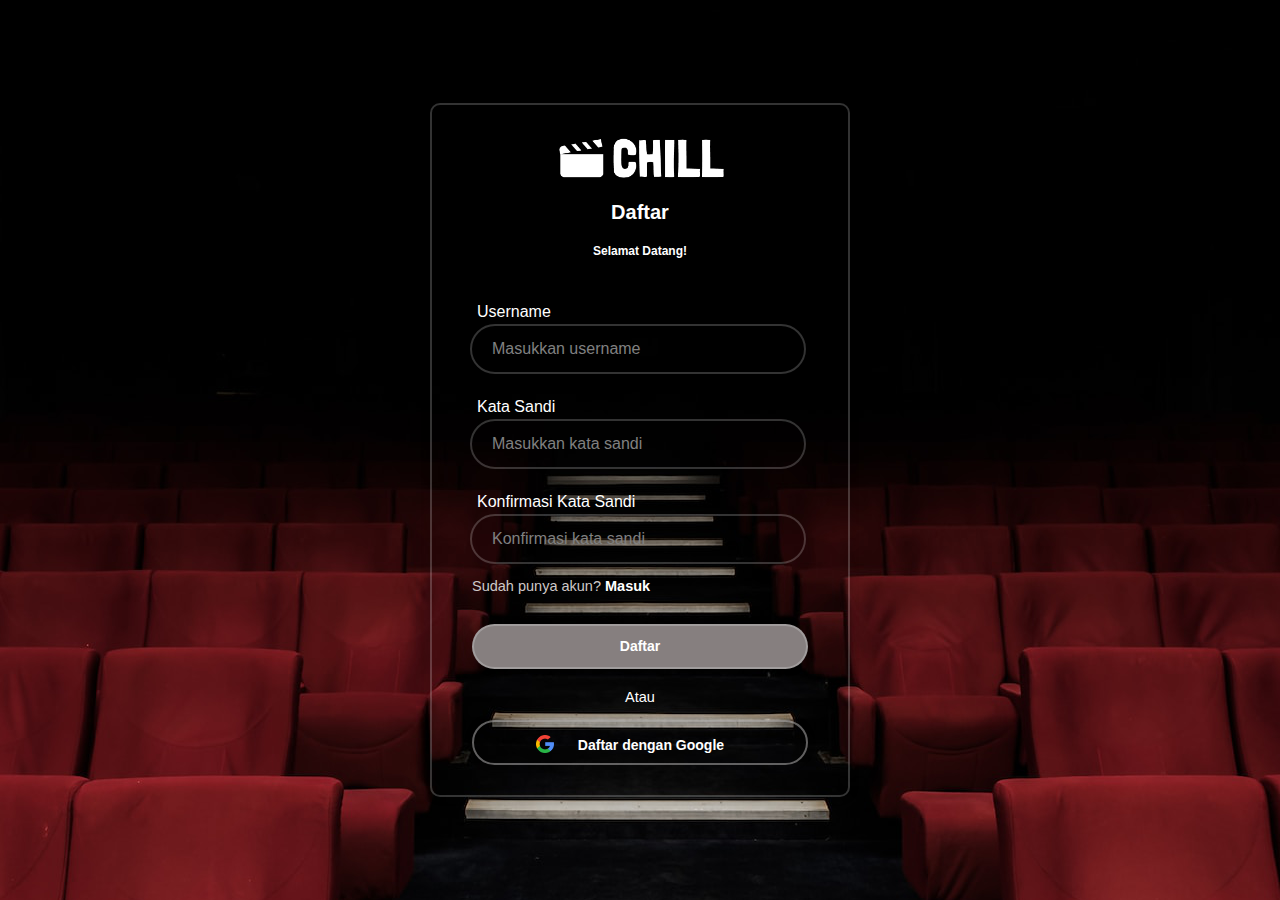
<file: index.html>
<!DOCTYPE html>
<html lang="en">

<head>
    <meta charset="UTF-8">
    <meta name="viewport" content="width=device-width, initial-scale=1.0">
    <title>Document</title>
</head>
<link rel="stylesheet" href="style.css">

<body>

    <div class="wrapper">
        <form action="">
            <img src="asset/image.png" class="center">
            <h2>Daftar</h2>
            <h3>Selamat Datang!</h3>
            <div class="input-box">
                <p class="p-1">Username</p>
                <input type="text" placeholder="Masukkan username" required>
            </div>
            <div class="input-box">
                <p class="p-1">Kata Sandi</p>
                <input type="password" placeholder="Masukkan kata sandi" required>
            </div>
            <div class="input-box">
                <p class="p-1">Konfirmasi Kata Sandi</p>
                <input type="password" placeholder="Konfirmasi kata sandi" required>
            </div>

            <!-- <div class="remember-forgot">
                <label><input type="checkbox"> Remember me</label>
                <a href="#">Forgot Password?</a>
            </div> -->

            <div class="register-link">
                <p>Sudah punya akun?
                    <a href="#">Masuk</a>
                </p>
            </div>

            <button type="submit" class="btn">Daftar</button>

            <div class="register-link-2">
                <p>Atau</p>
            </div>

            <div style="display: flex; align-items: center;">
            <button type="submit" class="btn-2"> 
                <img src="asset/search.png" alt="" class="img-2" width="18" height="18">
                Daftar dengan Google
            </button>
            </div>

        </form>

    </div>

</body>

</html>
</file>
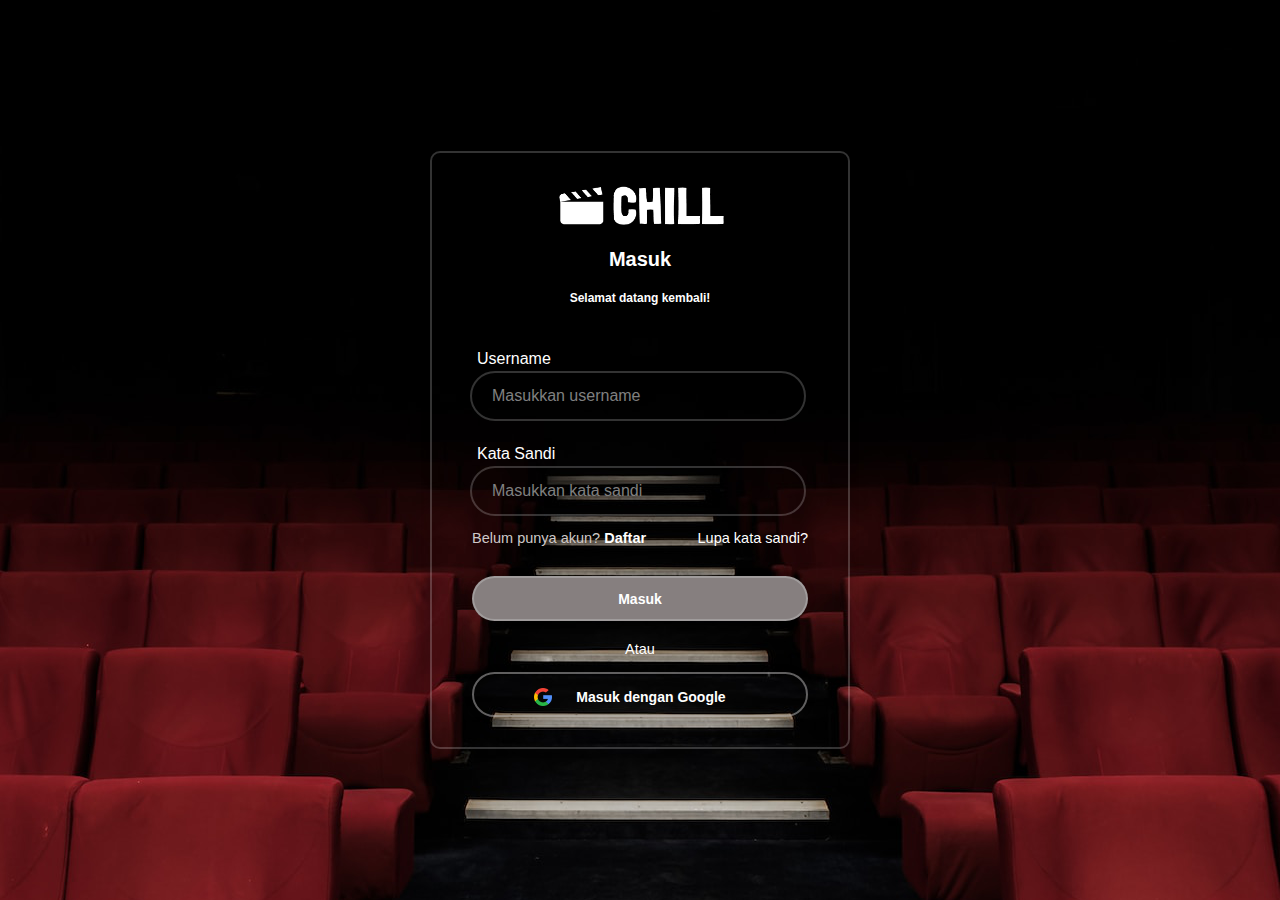
<file: login-form.html>
<!DOCTYPE html>
<html lang="en">

<head>
    <meta charset="UTF-8">
    <meta name="viewport" content="width=device-width, initial-scale=1.0">
    <title>Document</title>
</head>
<link rel="stylesheet" href="style.css">

<body>

    <div class="wrapper">
        <form action="">
            <img src="asset/image.png" class="center">
            <h2>Masuk</h2>
            <h3>Selamat datang kembali!</h3>
            <div class="input-box">
                <p class="p-1">Username</p>
                <input type="text" placeholder="Masukkan username" required>
            </div>
            <div class="input-box">
                <p class="p-1">Kata Sandi</p>
                <input type="password" placeholder="Masukkan kata sandi" required>
            </div>

            <!-- <div class="remember-forgot">
                <label><input type="checkbox"> Remember me</label>
                <a href="#">Forgot Password?</a>
            </div> -->

            <div class="register-link">
                <label>Belum punya akun? <b>Daftar</b></label>
                <a href="#">Lupa kata sandi?</a>
            </div>

            <button type="submit" class="btn">Masuk</button>

            <div class="register-link-2">
                <p>Atau</p>
            </div>

            <div style="display: flex; align-items: center;">
                <button type="submit" class="btn-2">
                    <img src="asset/search.png" alt="" class="img-2" width="18" height="18">
                    Masuk dengan Google
                </button>
            </div>

        </form>

    </div>

</body>

</html>
</file>
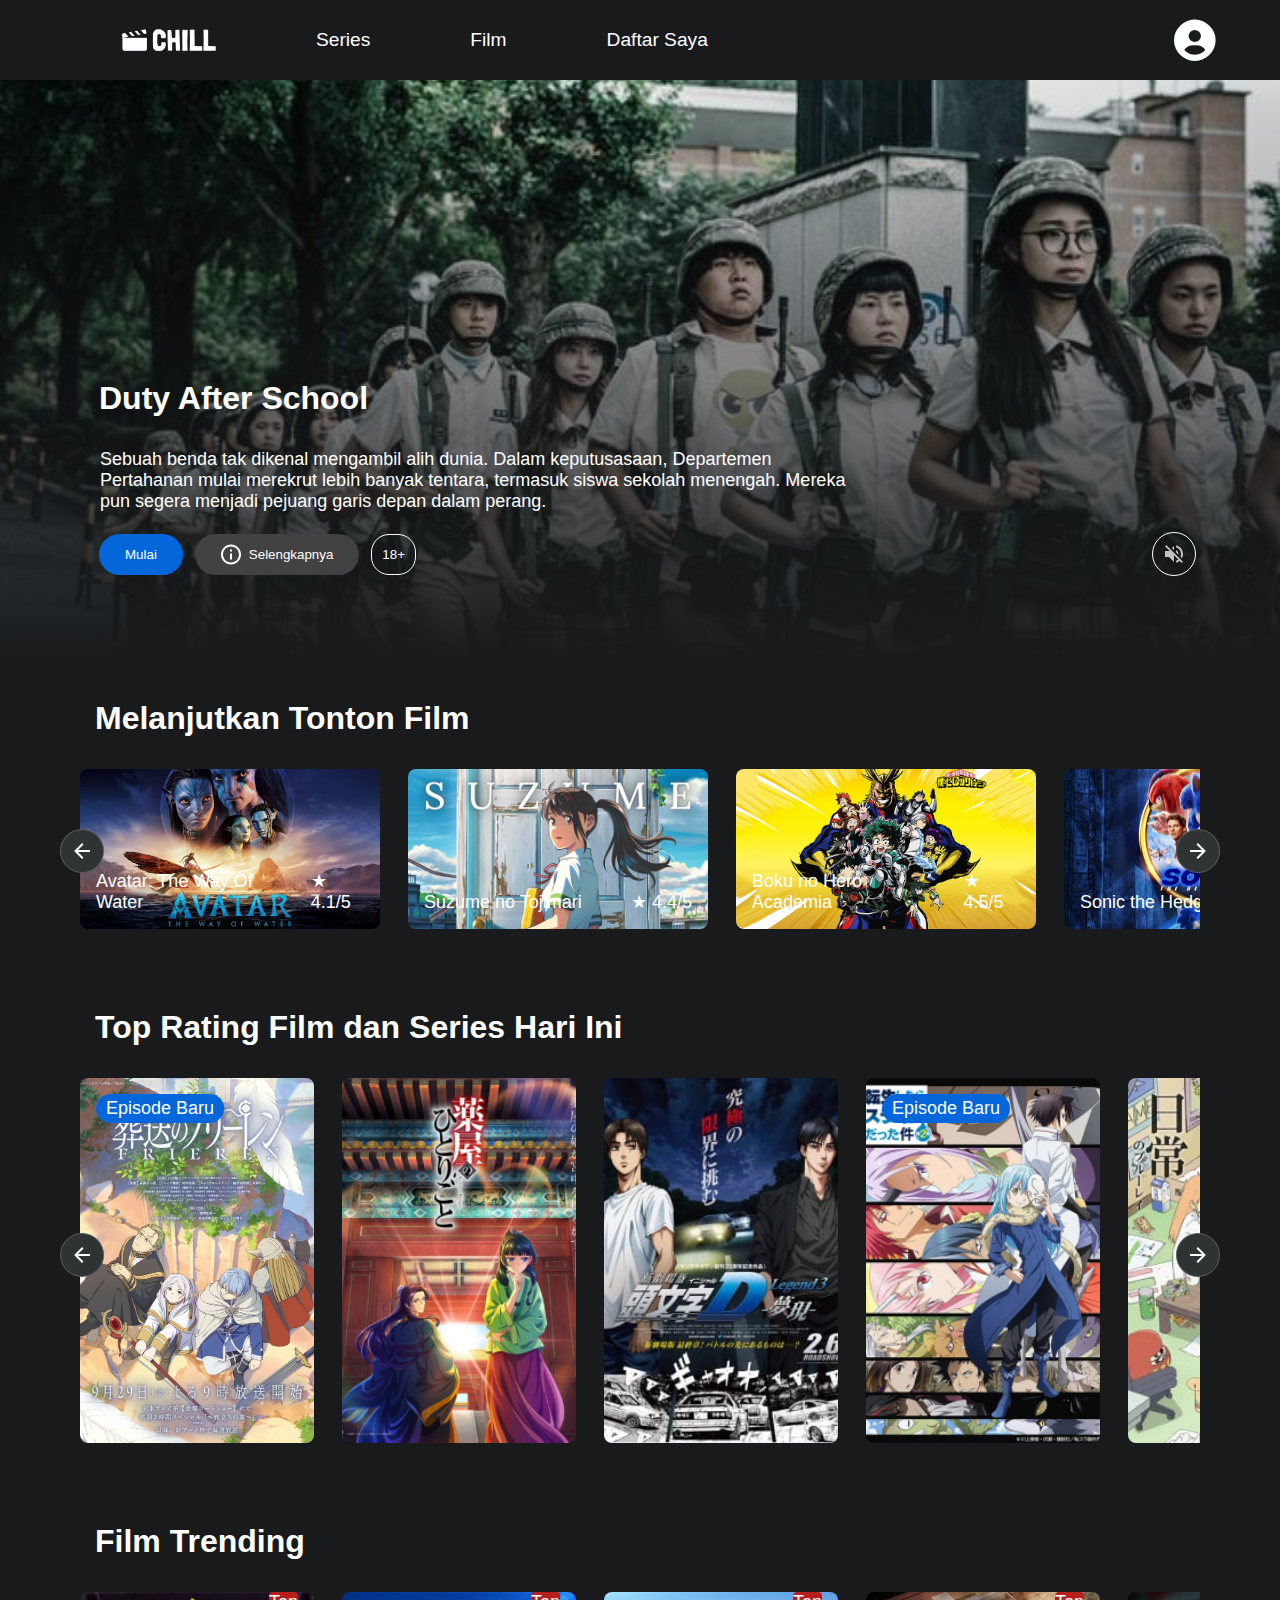
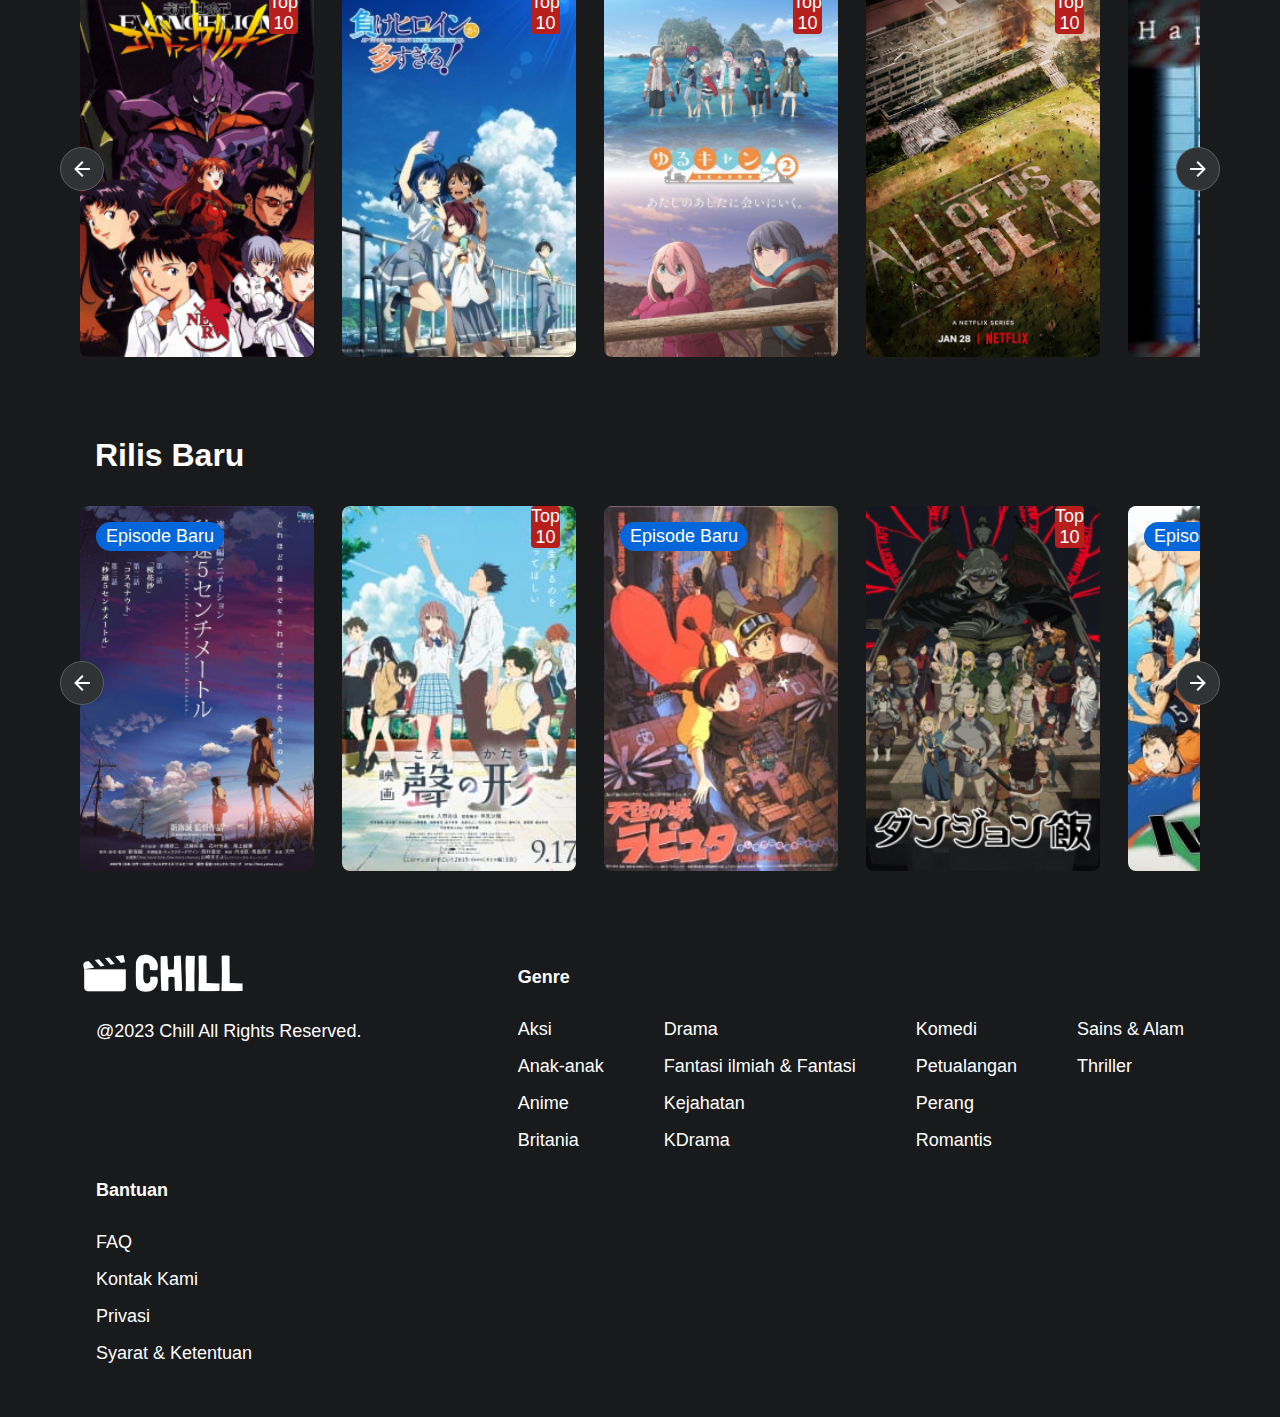
<file: main.html>
<!DOCTYPE html>
<html lang="en">

<head>
    <meta charset="UTF-8" />
    <meta name="viewport" content="width=device-width, initial-scale=1.0" />
    <title>Chill-stream</title>
    <link rel="stylesheet" href="main.css" />
    <!-- link box icon -->
    <link href="https://unpkg.com/boxicons@2.1.4/css/boxicons.min.css" rel="stylesheet" />
</head>

<body>
    <!-- start navbar -->
    <nav class="container">
        <div class="navbar">
            <div class="logo">
                <img src="/asset/image.png" alt="" />
            </div>
            <div class="nav-list">
                <ul>
                    <li><a href="#">Series</a></li>
                    <li><a href="#">Film</a></li>
                    <li><a href="#">Daftar Saya</a></li>
                </ul>
            </div>
        </div>
        <div class="profile">
            <a href="#"><i class="bx bxs-user-circle"></i></a>
        </div>
    </nav>

    <!-- start border page -->
    <section class="hero-section">
        <div class="hero-info">
            <div class="hero-preview">
                <h1>Duty After School</h1>
                <p>Sebuah benda tak dikenal mengambil alih dunia. Dalam keputusasaan,
                    Departemen Pertahanan mulai merekrut lebih banyak tentara,
                    termasuk siswa sekolah menengah. Mereka pun segera menjadi
                    pejuang garis depan dalam perang.
                </p>
            </div>
            <div class="btn-section">
                <div class="btn-kiri">
                    <button class="btn-mulai">Mulai</button>
                    <button class="btn-selengkapnya">
                        <svg width="20" height="21" viewBox="0 0 20 21" fill="none" xmlns="http://www.w3.org/2000/svg">
                            <path
                                d="M9 7.5H11V5.5H9M10 18.5C5.59 18.5 2 14.91 2 10.5C2 6.09 5.59 2.5 10 2.5C14.41 2.5 18 6.09 
                                18 10.5C18 14.91 14.41 18.5 10 18.5ZM10 0.5C8.68678 0.5 7.38642 0.758658 6.17317 1.2612C4.95991 
                                1.76375 3.85752 2.50035 2.92893 3.42893C1.05357 5.3043 0 7.84784 0 10.5C0 13.1522 1.05357 15.6957 
                                2.92893 17.5711C3.85752 18.4997 4.95991 19.2362 6.17317 19.7388C7.38642 20.2413 8.68678 20.5 10 
                                20.5C12.6522 20.5 15.1957 19.4464 17.0711 17.5711C18.9464 15.6957 20 13.1522 20 10.5C20 9.18678 
                                19.7413 7.88642 19.2388 6.67317C18.7362 5.45991 17.9997 4.35752 17.0711 3.42893C16.1425 2.50035 
                                15.0401 1.76375 13.8268 1.2612C12.6136 0.758658 11.3132 0.5 10 0.5ZM9 15.5H11V9.5H9V15.5Z"
                                fill="white" />
                        </svg>Selengkapnya</button>
                    <button class="btn-age">18+</button>
                </div>

                <button class="btn-audio">
                    <svg class="btn-audio-icon" width="18" height="18" viewBox="0 0 18 18" fill="none"
                        xmlns="http://www.w3.org/2000/svg">
                        <path d="M9 1L6.91 3.09L9 5.18M1.27 0L0 1.27L4.73 6H0V12H4L9 17V10.27L13.25 14.53C12.58 15.04 11.83 15.46 
                            11 15.7V17.77C12.38 17.45 13.63 16.82 14.68 15.96L16.73 18L18 16.73L9 7.73M16 9C16 9.94 15.8 10.82 15.46 
                            11.64L16.97 13.15C17.62 11.91 18 10.5 18 9C18 4.72 15 1.14 11 0.23V2.29C13.89 3.15 16 5.83 16 9ZM13.5 
                            9C13.5 7.23 12.5 5.71 11 4.97V7.18L13.45 9.63C13.5 9.43 13.5 9.21 13.5 9Z"
                            fill="#C1C2C4" />
                    </svg>
                </button>
            </div>
        </div>
    </section>

    <!-- start melanjutkan tonton film -->
    <section id="next-section" class="next-section">
        <h1>Melanjutkan Tonton Film</h1>
        <div class="list-film">
            <svg class="left-slide-1" width="44" height="44" viewBox="0 0 44 44" fill="none"
                xmlns="http://www.w3.org/2000/svg">
                <rect width="44" height="44" rx="22" fill="#2F3334" />
                <rect x="0.5" y="0.5" width="43" height="43" rx="21.5" stroke="#E7E3FC" stroke-opacity="0.23" />
                <path d="M30.0002 21.0001V23.0001H18.0002L23.5002 28.5001L22.0802 29.9201L14.1602 22.0001L22.0802 
                    14.0801L23.5002 15.5001L18.0002 21.0001H30.0002Z" fill="white" />
            </svg>
            <div class="list-preview">
                <div class="next-film f-1">
                    <p>Avatar: The Way Of Water</p>
                    <p>&#9733; 4.1/5</p>
                </div>
                <div class="next-film f-2">
                    <p>Suzume no Tojimari</p>
                    <p>&#9733; 4.4/5</p>
                </div>
                <div class="next-film f-3">
                    <p>Boku no Hero Academia</p>
                    <p>&#9733; 4.5/5</p>
                </div>
                <div class="next-film f-4">
                    <p>Sonic the Hedgehog</p>
                    <p>&#9733; 4.2/5</p>
                </div>
                <div class="next-film f-5">
                    <p>Blue Lock</p>
                    <p>&#9733; 4.3/5</p>
                </div>
                <div class="next-film f-6">
                    <p>Rio</p>
                    <p>&#9733; 4.5/5</p>
                </div>
            </div>
            <svg class="right-slide-1" width="44" height="44" viewBox="0 0 44 44" fill="none"
                xmlns="http://www.w3.org/2000/svg">
                <rect width="44" height="44" rx="22" fill="#2F3334" />
                <rect x="0.5" y="0.5" width="43" height="43" rx="21.5" stroke="#E7E3FC" stroke-opacity="0.23" />
                <path d="M14 21.0001V23.0001H26L20.5 28.5001L21.92 29.9201L29.84 22.0001L21.92 14.0801L20.5 
                    15.5001L26 21.0001H14Z" fill="white" />
            </svg>
        </div>
    </section>

    <!-- Start top rating film -->
    <section class="top-rating">
        <h1>Top Rating Film dan Series Hari Ini</h1>
        <div class="top-list">
            <svg class="left-slide" width="44" height="44" viewBox="0 0 44 44" fill="none"
                xmlns="http://www.w3.org/2000/svg">
                <rect width="44" height="44" rx="22" fill="#2F3334" />
                <rect x="0.5" y="0.5" width="43" height="43" rx="21.5" stroke="#E7E3FC" stroke-opacity="0.23" />
                <path d="M30.0002 21.0001V23.0001H18.0002L23.5002 28.5001L22.0802 29.9201L14.1602 22.0001L22.0802 
                    14.0801L23.5002 15.5001L18.0002 21.0001H30.0002Z" fill="white" />
            </svg>
            <div class="list-preview">
                <div class="top-rate f1">
                    <p>Episode Baru</p>
                </div>
                <div class="top-rate f2"></div>
                <div class="top-rate f3"></div>
                <div class="top-rate f4">
                    <p>Episode Baru</p>
                </div>
                <div class="top-rate f5">
                    <p>Top <span>10</span></p>
                </div>
                <div class="top-rate f6">
                    <p>Top <span>10</span></p>
                </div>
                <div class="top-rate f7">
                    <p>Top <span>10</span></p>
                </div>
            </div>
            <svg class="right-slide" width="44" height="44" viewBox="0 0 44 44" fill="none"
                xmlns="http://www.w3.org/2000/svg">
                <rect width="44" height="44" rx="22" fill="#2F3334" />
                <rect x="0.5" y="0.5" width="43" height="43" rx="21.5" stroke="#E7E3FC" stroke-opacity="0.23" />
                <path d="M14 21.0001V23.0001H26L20.5 28.5001L21.92 29.9201L29.84 
                    22.0001L21.92 14.0801L20.5 15.5001L26 21.0001H14Z" fill="white" />
            </svg>
        </div>
    </section>

    <!-- start trending -->
    <section class="top-rating">
        <h1>Film Trending</h1>
        <div class="top-list">
            <svg class="left-slide" width="44" height="44" viewBox="0 0 44 44" fill="none"
                xmlns="http://www.w3.org/2000/svg">
                <rect width="44" height="44" rx="22" fill="#2F3334" />
                <rect x="0.5" y="0.5" width="43" height="43" rx="21.5" stroke="#E7E3FC" stroke-opacity="0.23" />
                <path d="M30.0002 21.0001V23.0001H18.0002L23.5002 28.5001L22.0802 29.9201L14.1602 22.0001L22.0802 
                    14.0801L23.5002 15.5001L18.0002 21.0001H30.0002Z" fill="white" />
            </svg>
            <div class="list-preview">
                <div class="top-rate ff1">
                    <p>Top <span>10</span></p>
                </div>
                <div class="top-rate ff2">
                    <p>Top <span>10</span></p>
                </div>
                <div class="top-rate ff3">
                    <p>Top <span>10</span></p>
                </div>
                <div class="top-rate ff4">
                    <p>Top <span>10</span></p>
                </div>
                <div class="top-rate ff5">
                    <p>Top <span>10</span></p>
                </div>
                <div class="top-rate ff6">
                    <p>Top <span>10</span></p>
                </div>
                <div class="top-rate ff7">
                    <p>Top <span>10</span></p>
                </div>
            </div>
            <svg class="right-slide" width="44" height="44" viewBox="0 0 44 44" fill="none"
                xmlns="http://www.w3.org/2000/svg">
                <rect width="44" height="44" rx="22" fill="#2F3334" />
                <rect x="0.5" y="0.5" width="43" height="43" rx="21.5" stroke="#E7E3FC" stroke-opacity="0.23" />
                <path d="M14 21.0001V23.0001H26L20.5 28.5001L21.92 29.9201L29.84 
                    22.0001L21.92 14.0801L20.5 15.5001L26 21.0001H14Z" fill="white" />
            </svg>
        </div>
    </section>

    <!-- start new release -->
    <section class="top-rating">
        <h1>Rilis Baru</h1>
        <div class="top-list">
            <svg class="left-slide" width="44" height="44" viewBox="0 0 44 44" fill="none"
                xmlns="http://www.w3.org/2000/svg">
                <rect width="44" height="44" rx="22" fill="#2F3334" />
                <rect x="0.5" y="0.5" width="43" height="43" rx="21.5" stroke="#E7E3FC" stroke-opacity="0.23" />
                <path d="M30.0002 21.0001V23.0001H18.0002L23.5002 28.5001L22.0802 29.9201L14.1602 22.0001L22.0802 
                    14.0801L23.5002 15.5001L18.0002 21.0001H30.0002Z" fill="white" />
            </svg>
            <div class="list-preview">
                <div class="top-rate fff1">
                    <p>Episode Baru</p>
                </div>
                <div class="top-rate fff2">
                    <p>Top <span>10</span></p>
                </div>
                <div class="top-rate fff3">
                    <p>Episode Baru</p>
                </div>
                <div class="top-rate fff4">
                    <p>Top <span>10</span></p>
                </div>
                <div class="top-rate fff5">
                    <p>Episode Baru</p>
                </div>
                <div class="top-rate fff6">
                    <p>Top <span>10</span></p>
                </div>
                <div class="top-rate fff7">
                    <p>Episode Baru</p>
                </div>
            </div>
            <svg class="right-slide" width="44" height="44" viewBox="0 0 44 44" fill="none"
                xmlns="http://www.w3.org/2000/svg">
                <rect width="44" height="44" rx="22" fill="#2F3334" />
                <rect x="0.5" y="0.5" width="43" height="43" rx="21.5" stroke="#E7E3FC" stroke-opacity="0.23" />
                <path d="M14 21.0001V23.0001H26L20.5 28.5001L21.92 29.9201L29.84 
                    22.0001L21.92 14.0801L20.5 15.5001L26 21.0001H14Z" fill="white" />
            </svg>
        </div>
    </section>

    <!-- start footer -->
    <footer>
        <div class="chill-logo">
            <img src="asset/image.png" alt="">
            <p>@2023 Chill All Rights Reserved.</p>
        </div>

        <div class="footer-container">
            <p class="header">Genre</p>
            <div class="genre">
                <div class="column">
                    <p>Aksi</p>
                    <p>Anak-anak</p>
                    <p>Anime</p>
                    <p>Britania</p>
                </div>
                <div class="column">
                    <p>Drama</p>
                    <p>Fantasi ilmiah & Fantasi</p>
                    <p>Kejahatan</p>
                    <p>KDrama</p>
                </div>
                <div class="column">
                    <p>Komedi</p>
                    <p>Petualangan</p>
                    <p>Perang</p>
                    <p>Romantis</p>
                </div>
                <div class="column">
                    <p>Sains & Alam</p>
                    <p>Thriller</p>
                </div>
            </div>
        </div>
        <div class="bantuan">
            <p class="header">Bantuan</p>
            <div class="column">
                <p>FAQ</p>
                <p>Kontak Kami</p>
                <p>Privasi</p>
                <p>Syarat & Ketentuan</p>
            </div>
        </div>
    </footer>
</body>

</html>
</file>
<file: style.css>
* {
    box-sizing: border-box;
    margin: 0;
    padding: 0;
}

* {
    margin: 0;
    padding: 0;
    box-sizing: border-box;
    font-family: "Poppins", sans-serif;
}

body {
    display: flex;
    justify-content: center;
    align-items: center;
    min-height: 100vh;
    background: url('asset/daftar.png') no-repeat;
    background-position: center;
}

.wrapper {
    width: 420px;
    background: transparent;
    border: 2px solid rgba(255, 255, 255, .2);
    backdrop-filter: blur (20px);
    box-shadow: 0 0 10px rgba(0, 0, 0, .2);
    color: #fff;
    border-radius: 10px;
    padding: 30px 40px ;
}

.wrapper .center {
    display: block;
    margin-left: auto;
    margin-right: auto;
    width: 50%;
}

.wrapper .p-1 {
    margin: 5px;
}

.wrapper h2 {
    font-size: 20px;
    text-align: center;
    margin: 20px;
}

.wrapper h3 {
    font-size: 12px;
    text-align: center;
    margin: 3px;
}

.wrapper .input-box {
    width: 100%;
    height: 50px;
    margin: 45px 0;
}

.input-box input {
    width: 100%;
    height: 100%;
    background: transparent;
    border: none;
    outline: none;
    border: 2px solid rgba(255, 255, 255, .2);
    border-radius: 40px;
    font-size: 16px;
    color: #fff;
    padding: 20px 45px 20px 20px;
    margin: -2px;
}

.input-box input::placeholder {
    color: grey;
}

.wrapper .btn {
    width: 100%;
    height: 45px;
    background: rgb(134, 127, 127);
    border: 2px solid #b8b6b685;
    outline: none;
    border-radius: 40px;
    box-shadow: 0 0 10px rgba(0, 0, 0, .1);
    cursor: pointer;
    font-size: 14px;
    color: #fff;
    font-weight: 600;
}

.wrapper .btn-2 {
    width: 100%;
    height: 45px;
    background: transparent;
    border: 2px solid #b8b6b685;
    outline: grey;
    border-radius: 40px;
    box-shadow: 0 0 10px rgba(0, 0, 0, .1);
    cursor: pointer;
    font-size: 14px;
    color: #fff;
    font-weight: 600;
    text-align: center;
}

.wrapper .register-link {
    color: rgb(206, 200, 200);
    display: flex;
    justify-content: space-between;
    font-size: 14.5px;
    margin: -10px 0 30px;
}

.register-link a {
    color: #fff;
    text-decoration: none;
}

.register-link b {
    color: #fff;
}

.register-link a:hover {
    text-decoration: underline;
}

.wrapper .register-link-2 {
    font-size: 14.5px;
    text-align: center;
    margin: 20px 0 15px;
}

.register-link p a {
    color: #fff;
    text-decoration: none;
    font-weight: 600;
}

.wrapper .img-2 {
    justify-content: center;
    position: relative;
    top: 3.5px;
    left: -20px;
}

/* @media screen and (max-width: 500px) {
    .header a {
      float: none;
      display: block;
      text-align: left;
  }}; */
</file>
<file: main.css>
/*===== start navbar =====*/
* {
  margin: 0;
  padding: 0;
  font-family: sans-serif;
  box-sizing: border-box;
  scroll-behavior: smooth;
  max-width: 100%;
  min-width: 2%;
}

body {
  background: #22282A;
}

.container {
  display: flex;
  background-color: #181A1C;
  justify-content: space-between;
  height: 80px;
  align-items: center;
  padding: 0 20px;
}

.navbar {
  display: flex;
  justify-content: space-around;
  align-items: center;
  gap: 100px;
  margin-left: 100px;
}

.logo img {
  width: 250px;
  float: left;
}

.nav-list {
  display: flex;
  list-style: none;
  width: 200%;
  align-items: center;
  justify-content: space-between;
}

.nav-list ul {
  display: flex;
  list-style: none;
  text-decoration: none;
}

.nav-list li a {
  margin-right: 30px;
  font-size: 1.2em;
  font-weight: 300;
  margin-right: 100px;
  text-decoration: none;
  color: #fff;
}

.nav-list a:hover {
  color: rgb(165, 119, 119);
}

.profile i {
  font-size: 50px;
  color: white;
  margin-right: 40px;
  cursor: pointer;
}

.profile i:hover {
  color: rgb(165, 119, 119);
}

@media screen and (max-width: 576px) {
  .container {
    width: 50%;
  }
}
/* =======end navbar====== */

/* start border page */
.hero-section {
  display: flex;
  flex-direction: column;
  justify-content: flex-end;
  width: 100%;
  height: 580px;
  color: #fff;
  background: linear-gradient(to top, rgba(24, 26, 28, 1), rgba(24, 26, 28, 0)), url("asset/main1.png");
  background-size: cover;
  background-position: center;
  padding: 20px;
}

.hero-info {
  padding: 4rem;
}

.hero-preview {
  max-width: 800px;
  margin-bottom: 20px;
}

h1 {
  font-size: 2em;
  margin-left: 15px;
}
      
p {
  font-size: 18px;
}

.btn-section {
  display: flex;
  justify-content: space-between;
  align-items: center;
  margin-left: 15px;
}

.btn-kiri {
  gap: 12px;
  flex: 1;
  display: flex;
}

.btn-mulai {
  padding: 10px 26px;
  border-radius: 50px;
  border: none;
  background-color: #0367DB;
  color: #fff;
}

.btn-selengkapnya {
  display: flex;
  gap: 8px;
  align-items: center;
  padding: 10px 26px;
  border-radius: 50px;
  border: none;
  background-color: #424242;
  color: #fff;
}

.btn-age {
  background-color: transparent;
  padding: 10px;
  border-radius: 18px;
  border: 1px solid #fff;
  color: #fff;
} 

.btn-audio {
  background-color: transparent;
  border: 1px solid #fff;
  padding: 12px;
  border-radius: 50%;
  display: flex;
  align-items: center;
}

.continue-section {
  padding: 40px 80px;
  background-color: rgb(24, 26, 28);
}
/* end border page */

/* start melanjutkan tonton film */
.next-section {
  padding: 40px 80px;
  background-color: #181A1C;
}

h1 {
  color: #fff;
  font-size: 2rem;
  font-weight: 650;
  margin-bottom: 2rem;
}

.list-film {
  display: flex;
  justify-content: space-between;
  position: relative;
}

.next-film {
  flex: 1 0 auto;
  height: 160px;
  width: 300px;
  display: flex;
  justify-content: space-between;
  align-items: flex-end;
  border-radius: 8px;
}

p {
  color: #fff;
  margin: 16px;
}

.list-preview {
  display: flex;
  width: 100%;
  overflow-x: hidden;
  gap: 1.75rem;
}

.f-1 {
  background: url(asset/f1.png);
  background-size: cover;
  background-position: center;
}

.f-2 {
  background: url(asset/f2.png);
  background-size: cover;
  background-position: center;
}

.f-3 {
  background: url(asset/f3.png);
  background-size: cover;
  background-position: center;
}

.f-4 {
  background: url(asset/f4.png);
  background-size: cover;
  background-position: center;
}

.f-5 {
  background: url(asset/f5.png);
  background-size: cover;
  background-position: center;
}

.f-6 {
  background: url(asset/f6.png);
  background-size: cover;
  background-position: center;
}

.right-slide-1 {
  position: absolute;
  top: 60px;
  right: -20px;
}

.left-slide-1 {
  position: absolute;
  top: 60px;
  left: -20px;
}
/* end first preview */

/* start top rate */
.top-rating {
  padding: 40px 80px;
  background-color: #181A1C;
}

h1 {
  color: #fff;
  font-size: 2rem;
  font-weight: 650;
  margin-bottom: 2rem;
}

.top-list {
  position: relative;
  display: flex;
  justify-content: space-between;
}

.list-preview {
  width: 100%;
  display: flex;
  overflow-x: scroll;
  gap: 1.75rem;
}

.top-rate {
  width: 234px;
  height: 365px;
  display: flex;
  border-radius: 8px;
  flex: 1 0 auto;
  align-items: flex-start;
  justify-content: space-between;
}

.f1 {
  background: url(asset/frieren.jpeg);
  background-size: cover;
  background-position: center;

  p {
  color: #fff;
  margin: 16px;
  background-color: #0367DB;
  border-radius: 24px;
  padding: 4px 10px;
 }
}

.f2 {
  background: url(asset/kusuriya.jpg);
  background-size: cover;
  background-position: center;
}

.f3 {
  background: url(asset/initial-d.jpg);
  background-size: cover;
  background-position: center;
}

.f4 {
  background: url(asset/tensura.jpg);
  background-size: cover;
  background-position: center;

  p {
  color: #fff;
  margin: 16px;
  background-color: #0367DB;
  border-radius: 24px;
  padding: 4px 10px;
 }
}

.f5 {
  background: url("asset/azumanger.jpg");
  background-size: cover;
  background-position: center;
  display: flex;
  justify-content: end;

  p {
    background-color: #b71f1d;
    color: #fff;
    margin-top: 0px;
    display: flex;
    flex-direction: column;
    align-items: center;
    border-radius: 4px;
  }
}

.f6 {
  background: url("asset/kiminonawa.jpg");
  background-size: cover;
  background-position: center;
  display: flex;
  justify-content: end;

  p {
    background-color: #b71f1d;
    color: #fff;
    margin-top: 0px;
    display: flex;
    flex-direction: column;
    align-items: center;
    border-radius: 4px;
  }
}

.f7 {
  background: url("asset/cyberpunk.jpg");
  background-size: cover;
  background-position: center;
  display: flex;
  justify-content: end;

  p {
    background-color: #b71f1d;
    color: #fff;
    margin-top: 0px;
    display: flex;
    flex-direction: column;
    align-items: center;
    border-radius: 4px;
  }
}

.right-slide {
  position: absolute;
  top: 155px;
  right: -20px;
}

.left-slide {
  position: absolute;
  top: 155px;
  left: -20px;
}
/* end */

/* start trending */
.ff1 {
  background: url("asset/evangelion.jpg");
  background-size: cover;
  background-position: center;
  display: flex;
  justify-content: end;

  p {
    background-color: #b71f1d;
    color: #fff;
    margin-top: 0px;
    display: flex;
    flex-direction: column;
    align-items: center;
    border-radius: 4px;
  }
}

.ff2 {
  background: url("asset/oosugiru.jpg");
  background-size: cover;
  background-position: center;
  display: flex;
  justify-content: end;

  p {
    background-color: #b71f1d;
    color: #fff;
    margin-top: 0px;
    display: flex;
    flex-direction: column;
    align-items: center;
    border-radius: 4px;
  }
}

.ff3 {
  background: url("asset/yurucamp.jpg");
  background-size: cover;
  background-position: center;
  display: flex;
  justify-content: end;

  p {
    background-color: #b71f1d;
    color: #fff;
    margin-top: 0px;
    display: flex;
    flex-direction: column;
    align-items: center;
    border-radius: 4px;
  }
}

.ff4 {
  background: url("asset/allofus.png");
  background-size: cover;
  background-position: center;
  display: flex;
  justify-content: end;

  p {
    background-color: #b71f1d;
    color: #fff;
    margin-top: 0px;
    display: flex;
    flex-direction: column;
    align-items: center;
    border-radius: 4px;
  }
}

.ff5 {
  background: url("asset/happiness.png");
  background-size: cover;
  background-position: center;
  display: flex;
  justify-content: end;

  p {
    background-color: #b71f1d;
    color: #fff;
    margin-top: 0px;
    display: flex;
    flex-direction: column;
    align-items: center;
    border-radius: 4px;
  }
}

.ff6 {
  background: url("asset/devil.png");
  background-size: cover;
  background-position: center;
  display: flex;
  justify-content: end;

  p {
    background-color: #b71f1d;
    color: #fff;
    margin-top: 0px;
    display: flex;
    flex-direction: column;
    align-items: center;
    border-radius: 4px;
  }
}

.ff7 {
  background: url("asset/bnha.png");
  background-size: cover;
  background-position: center;
  display: flex;
  justify-content: end;

  p {
    background-color: #b71f1d;
    color: #fff;
    margin-top: 0px;
    display: flex;
    flex-direction: column;
    align-items: center;
    border-radius: 4px;
  }
}
/* end */

/* start new release */
.fff1 {
  background: url("asset/11.jpg");
  background-size: cover;
  background-position: center;

  p {
  color: #fff;
  margin: 16px;
  background-color: #0367DB;
  border-radius: 24px;
  padding: 4px 10px;
 }
}

.fff2 {
  background: url("asset/12.jpg");
  background-size: cover;
  background-position: center;
  display: flex;
  justify-content: end;

  p {
    background-color: #b71f1d;
    color: #fff;
    margin-top: 0px;
    display: flex;
    flex-direction: column;
    align-items: center;
    border-radius: 4px;
  }
}

.fff3 {
  background: url("asset/13.jpg");
  background-size: cover;
  background-position: center;

  p {
  color: #fff;
  margin: 16px;
  background-color: #0367DB;
  border-radius: 24px;
  padding: 4px 10px;
 }
}

.fff4 {
  background: url("asset/14.jpg");
  background-size: cover;
  background-position: center;
  display: flex;
  justify-content: end;

  p {
    background-color: #b71f1d;
    color: #fff;
    margin-top: 0px;
    display: flex;
    flex-direction: column;
    align-items: center;
    border-radius: 4px;
  }
}

.fff5 {
  background: url("asset/15.jpg");
  background-size: cover;
  background-position: center;

  p {
  color: #fff;
  margin: 16px;
  background-color: #0367DB;
  border-radius: 24px;
  padding: 4px 10px;
 }
}

.fff6 {
  background: url("asset/16.jpg");
  background-size: cover;
  background-position: center;
  display: flex;
  justify-content: end;

  p {
    background-color: #b71f1d;
    color: #fff;
    margin-top: 0px;
    display: flex;
    flex-direction: column;
    align-items: center;
    border-radius: 4px;
  }
}

.fff7 {
  background: url("asset/17.jpg");
  background-size: cover;
  background-position: center;

  p {
  color: #fff;
  margin: 16px;
  background-color: #0367DB;
  border-radius: 24px;
  padding: 4px 10px;
 }
}
/* end */

/* start footer */
footer {
  padding: 40px 80px;
  background-color: rgb(24, 26, 28);
  display: flex;
  justify-content: space-between;
  align-items: flex-start;
  flex-wrap: wrap;
  color: #fff;
}

.chill-logo {
  display: flex;
  flex-direction: column;
  align-items: flex-start;
  gap: 10px;
}

.chill-logo {
  img {
  height: 44px;
}
}

.footer-container, .bantuan {
  display: flex;
  flex-direction: column;
  color: #c1c2c4;
}

.genre-container {
  margin-right: 40px;
}

.genre {
  display: flex;
  flex-wrap: wrap;
  gap: 28px;
}

.header {
  margin-bottom: 15px;
  font-weight: bold;
}

.column p {
  margin-bottom: 13px;
}

/* handphone */
@media (max-width: 576px) {
  .navbar {
      flex-direction: column;
      align-items: flex-start;
  }

  .nav-list ul {
      flex-direction: column;
      gap: 10px;
  }

  .profile {
      align-self: flex-end;
      margin-right: 20px;
  }
}

@media (max-width: 576px) {
  .hero-info h1 {
      font-size: 1.5em;
  }

  .hero-info p {
      font-size: 0.9em;
  }

  .btn-section {
      flex-direction: column;
  }

  .btn-kiri {
      margin-bottom: 10px;
  }
}

@media (max-width: 576px) {
  .top-list {
      flex-direction: column;
      gap: 10px;
  }
}

@media (max-width: 576px) {
  .footer-container, .bantuan {
      width: 100%;
      margin-bottom: 20px;
  }

  .column {
      flex-direction: column;
  }
}
/* end */
</file>
